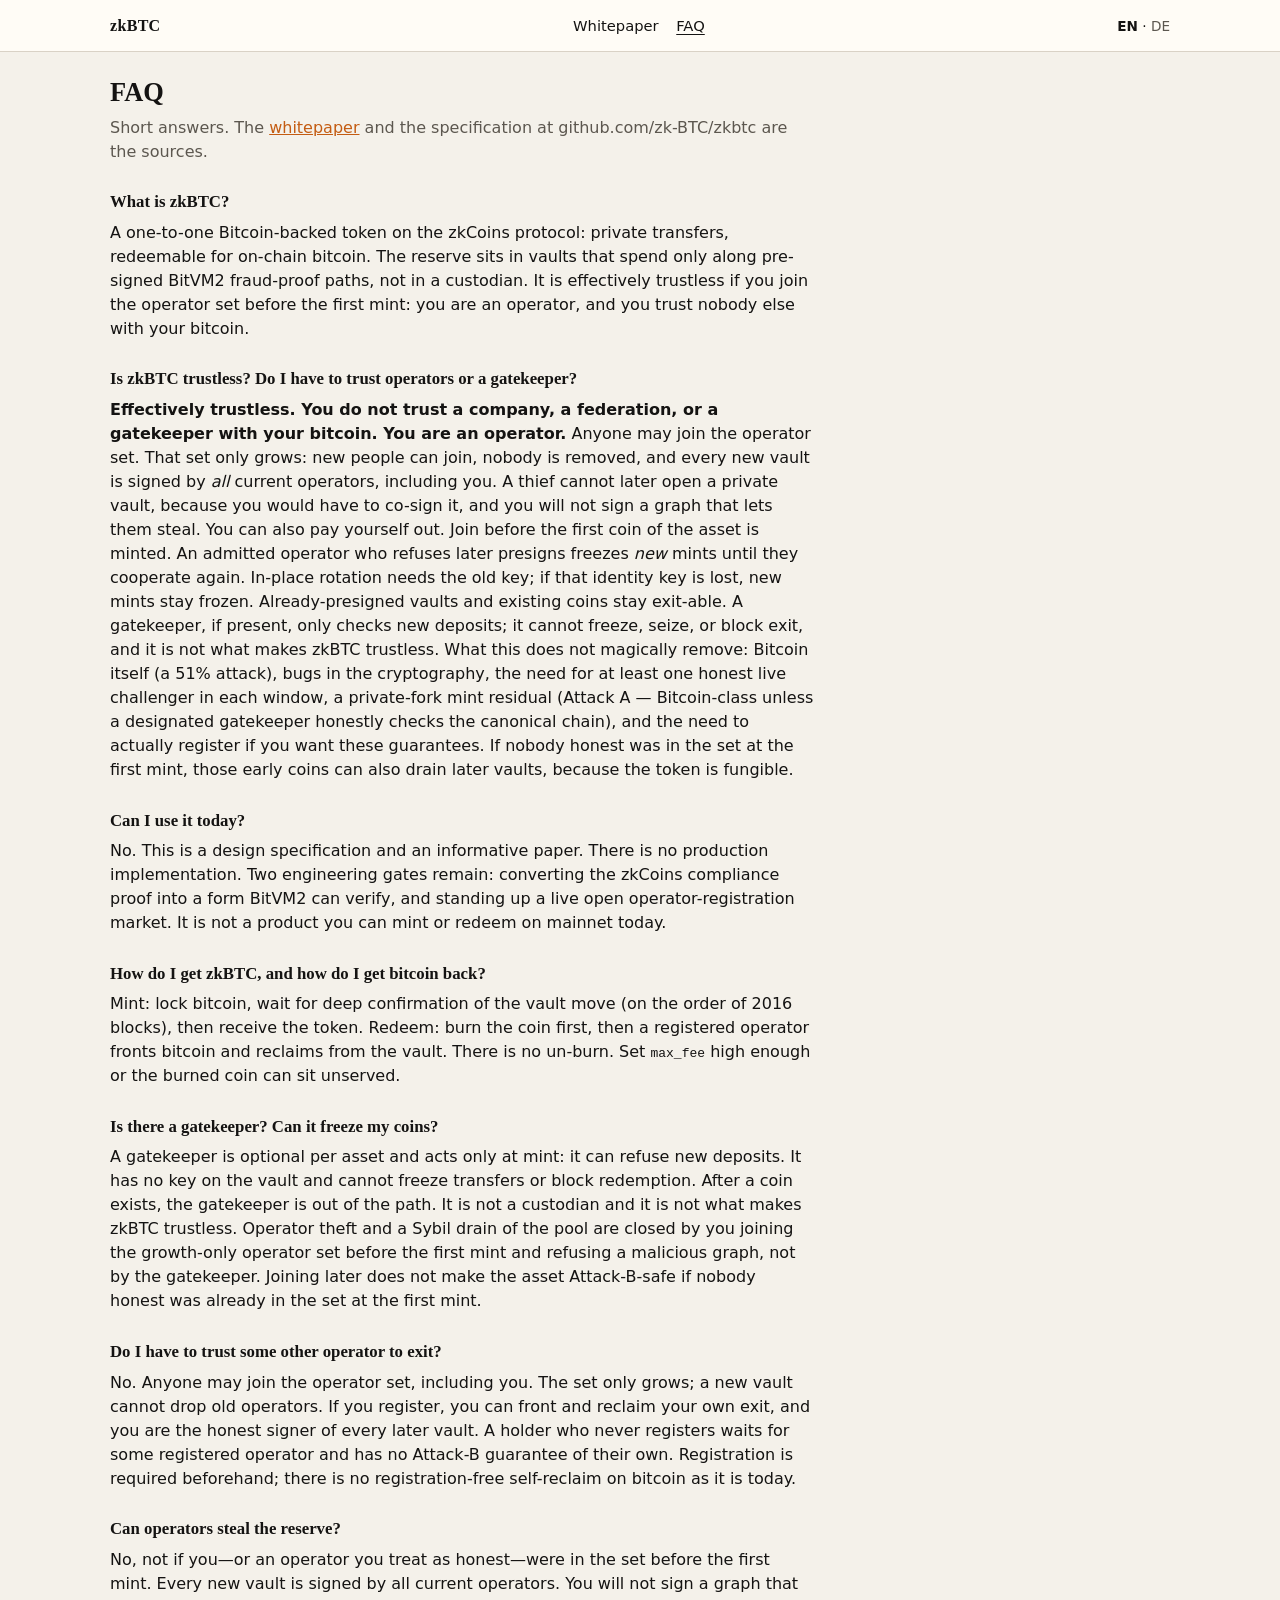
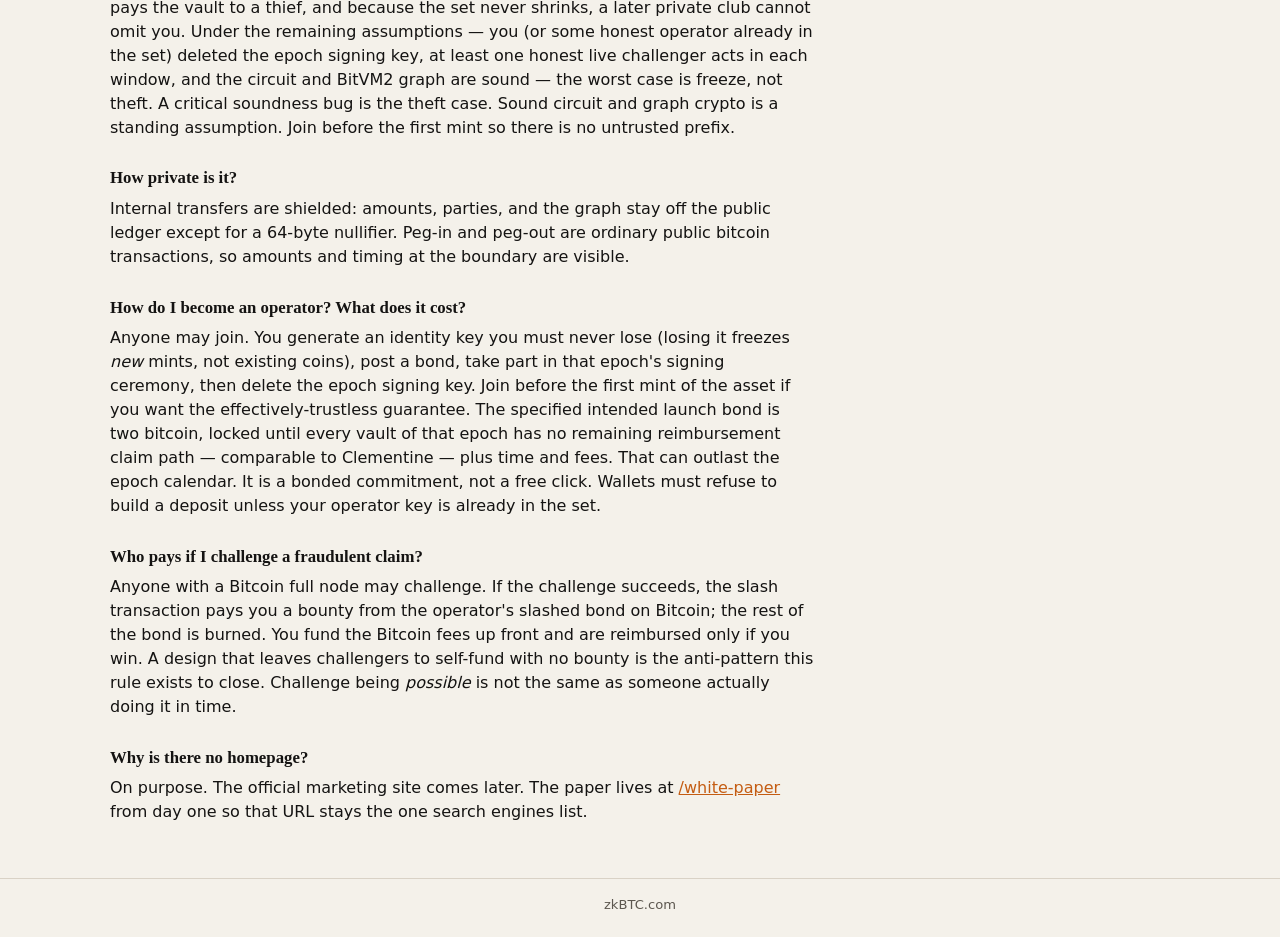
<file: faq/index.html>
<!doctype html>
<html lang="en">
<head>
<meta charset="utf-8" />
<meta name="viewport" content="width=device-width, initial-scale=1" />
<title>zkBTC FAQ</title>
<meta name="description" content="Urgent questions about zkBTC: join the operator set before the first mint and you are the operator; how exit works; privacy; the optional gatekeeper." />
<meta name="robots" content="index, follow" />
<link rel="canonical" href="https://zkbtc.com/faq/" />
<link rel="alternate" hreflang="en" href="https://zkbtc.com/faq/" />
<link rel="alternate" hreflang="de" href="https://zkbtc.com/de/faq/" />
<link rel="alternate" hreflang="x-default" href="https://zkbtc.com/faq/" />
<meta property="og:title" content="zkBTC FAQ" />
<meta property="og:url" content="https://zkbtc.com/faq/" />
<meta property="og:image" content="https://zkbtc.com/og.png" />
<meta property="og:image:width" content="1200" />
<meta property="og:image:height" content="630" />
<link rel="icon" href="/favicon.svg" type="image/svg+xml" />
<link rel="stylesheet" href="/styles.css" />
</head>
<body>
<header>
  <div class="bar">
    <a class="mark" href="/white-paper/">zkBTC</a>
    <nav>
      <a href="/white-paper/">Whitepaper</a>
      <a href="/faq/" aria-current="page">FAQ</a>
    </nav>
    <div class="langs">
      <a href="/faq/" aria-current="true">EN</a>
      ·
      <a href="/de/faq/">DE</a>
    </div>
  </div>
</header>
<main class="faq">
  <h1>FAQ</h1>
  <p class="lede">Short answers. The <a href="/white-paper/">whitepaper</a> and the specification at github.com/zk-BTC/zkbtc are the sources.</p>

  <h2 id="what-is-zkbtc">What is zkBTC? <a class="copy-link" href="#what-is-zkbtc" aria-label="Copy link to this question" data-copied-label="Link copied"></a></h2>
  <p>A one-to-one Bitcoin-backed token on the zkCoins protocol: private transfers, redeemable for on-chain bitcoin. The reserve sits in vaults that spend only along pre-signed BitVM2 fraud-proof paths, not in a custodian. It is effectively trustless if you join the operator set before the first mint: you are an operator, and you trust nobody else with your bitcoin.</p>

  <h2 id="is-it-trustless">Is zkBTC trustless? Do I have to trust operators or a gatekeeper? <a class="copy-link" href="#is-it-trustless" aria-label="Copy link to this question" data-copied-label="Link copied"></a></h2>
  <p><strong>Effectively trustless. You do not trust a company, a federation, or a gatekeeper with your bitcoin. You are an operator.</strong> Anyone may join the operator set. That set only grows: new people can join, nobody is removed, and every new vault is signed by <em>all</em> current operators, including you. A thief cannot later open a private vault, because you would have to co-sign it, and you will not sign a graph that lets them steal. You can also pay yourself out. Join before the first coin of the asset is minted. An admitted operator who refuses later presigns freezes <em>new</em> mints until they cooperate again. In-place rotation needs the old key; if that identity key is lost, new mints stay frozen. Already-presigned vaults and existing coins stay exit-able. A gatekeeper, if present, only checks new deposits; it cannot freeze, seize, or block exit, and it is not what makes zkBTC trustless. What this does not magically remove: Bitcoin itself (a 51% attack), bugs in the cryptography, the need for at least one honest live challenger in each window, a private-fork mint residual (Attack A — Bitcoin-class unless a designated gatekeeper honestly checks the canonical chain), and the need to actually register if you want these guarantees. If nobody honest was in the set at the first mint, those early coins can also drain later vaults, because the token is fungible.</p>

  <h2 id="can-i-use-it-today">Can I use it today? <a class="copy-link" href="#can-i-use-it-today" aria-label="Copy link to this question" data-copied-label="Link copied"></a></h2>
  <p>No. This is a design specification and an informative paper. There is no production implementation. Two engineering gates remain: converting the zkCoins compliance proof into a form BitVM2 can verify, and standing up a live open operator-registration market. It is not a product you can mint or redeem on mainnet today.</p>

  <h2 id="mint-and-redeem">How do I get zkBTC, and how do I get bitcoin back? <a class="copy-link" href="#mint-and-redeem" aria-label="Copy link to this question" data-copied-label="Link copied"></a></h2>
  <p>Mint: lock bitcoin, wait for deep confirmation of the vault move (on the order of 2016 blocks), then receive the token. Redeem: burn the coin first, then a registered operator fronts bitcoin and reclaims from the vault. There is no un-burn. Set <code>max_fee</code> high enough or the burned coin can sit unserved.</p>

  <h2 id="gatekeeper">Is there a gatekeeper? Can it freeze my coins? <a class="copy-link" href="#gatekeeper" aria-label="Copy link to this question" data-copied-label="Link copied"></a></h2>
  <p>A gatekeeper is optional per asset and acts only at mint: it can refuse new deposits. It has no key on the vault and cannot freeze transfers or block redemption. After a coin exists, the gatekeeper is out of the path. It is not a custodian and it is not what makes zkBTC trustless. Operator theft and a Sybil drain of the pool are closed by you joining the growth-only operator set before the first mint and refusing a malicious graph, not by the gatekeeper. Joining later does not make the asset Attack-B-safe if nobody honest was already in the set at the first mint.</p>

  <h2 id="operator-exit">Do I have to trust some other operator to exit? <a class="copy-link" href="#operator-exit" aria-label="Copy link to this question" data-copied-label="Link copied"></a></h2>
  <p>No. Anyone may join the operator set, including you. The set only grows; a new vault cannot drop old operators. If you register, you can front and reclaim your own exit, and you are the honest signer of every later vault. A holder who never registers waits for some registered operator and has no Attack-B guarantee of their own. Registration is required beforehand; there is no registration-free self-reclaim on bitcoin as it is today.</p>

  <h2 id="operator-theft">Can operators steal the reserve? <a class="copy-link" href="#operator-theft" aria-label="Copy link to this question" data-copied-label="Link copied"></a></h2>
  <p>No, not if you—or an operator you treat as honest—were in the set before the first mint. Every new vault is signed by all current operators. You will not sign a graph that pays the vault to a thief, and because the set never shrinks, a later private club cannot omit you. Under the remaining assumptions — you (or some honest operator already in the set) deleted the epoch signing key, at least one honest live challenger acts in each window, and the circuit and BitVM2 graph are sound — the worst case is freeze, not theft. A critical soundness bug is the theft case. Sound circuit and graph crypto is a standing assumption. Join before the first mint so there is no untrusted prefix.</p>

  <h2 id="privacy">How private is it? <a class="copy-link" href="#privacy" aria-label="Copy link to this question" data-copied-label="Link copied"></a></h2>
  <p>Internal transfers are shielded: amounts, parties, and the graph stay off the public ledger except for a 64-byte nullifier. Peg-in and peg-out are ordinary public bitcoin transactions, so amounts and timing at the boundary are visible.</p>

  <h2 id="become-operator">How do I become an operator? What does it cost? <a class="copy-link" href="#become-operator" aria-label="Copy link to this question" data-copied-label="Link copied"></a></h2>
  <p>Anyone may join. You generate an identity key you must never lose (losing it freezes <em>new</em> mints, not existing coins), post a bond, take part in that epoch's signing ceremony, then delete the epoch signing key. Join before the first mint of the asset if you want the effectively-trustless guarantee. The specified intended launch bond is two bitcoin, locked until every vault of that epoch has no remaining reimbursement claim path — comparable to Clementine — plus time and fees. That can outlast the epoch calendar. It is a bonded commitment, not a free click. Wallets must refuse to build a deposit unless your operator key is already in the set.</p>

  <h2 id="challenger-pay">Who pays if I challenge a fraudulent claim? <a class="copy-link" href="#challenger-pay" aria-label="Copy link to this question" data-copied-label="Link copied"></a></h2>
  <p>Anyone with a Bitcoin full node may challenge. If the challenge succeeds, the slash transaction pays you a bounty from the operator's slashed bond on Bitcoin; the rest of the bond is burned. You fund the Bitcoin fees up front and are reimbursed only if you win. A design that leaves challengers to self-fund with no bounty is the anti-pattern this rule exists to close. Challenge being <em>possible</em> is not the same as someone actually doing it in time.</p>

  <h2 id="no-homepage">Why is there no homepage? <a class="copy-link" href="#no-homepage" aria-label="Copy link to this question" data-copied-label="Link copied"></a></h2>
  <p>On purpose. The official marketing site comes later. The paper lives at <a href="/white-paper/">/white-paper</a> from day one so that URL stays the one search engines list.</p>
</main>
<footer>zkBTC.com</footer>
<script src="/faq.js"></script>
</body>
</html>
</file>
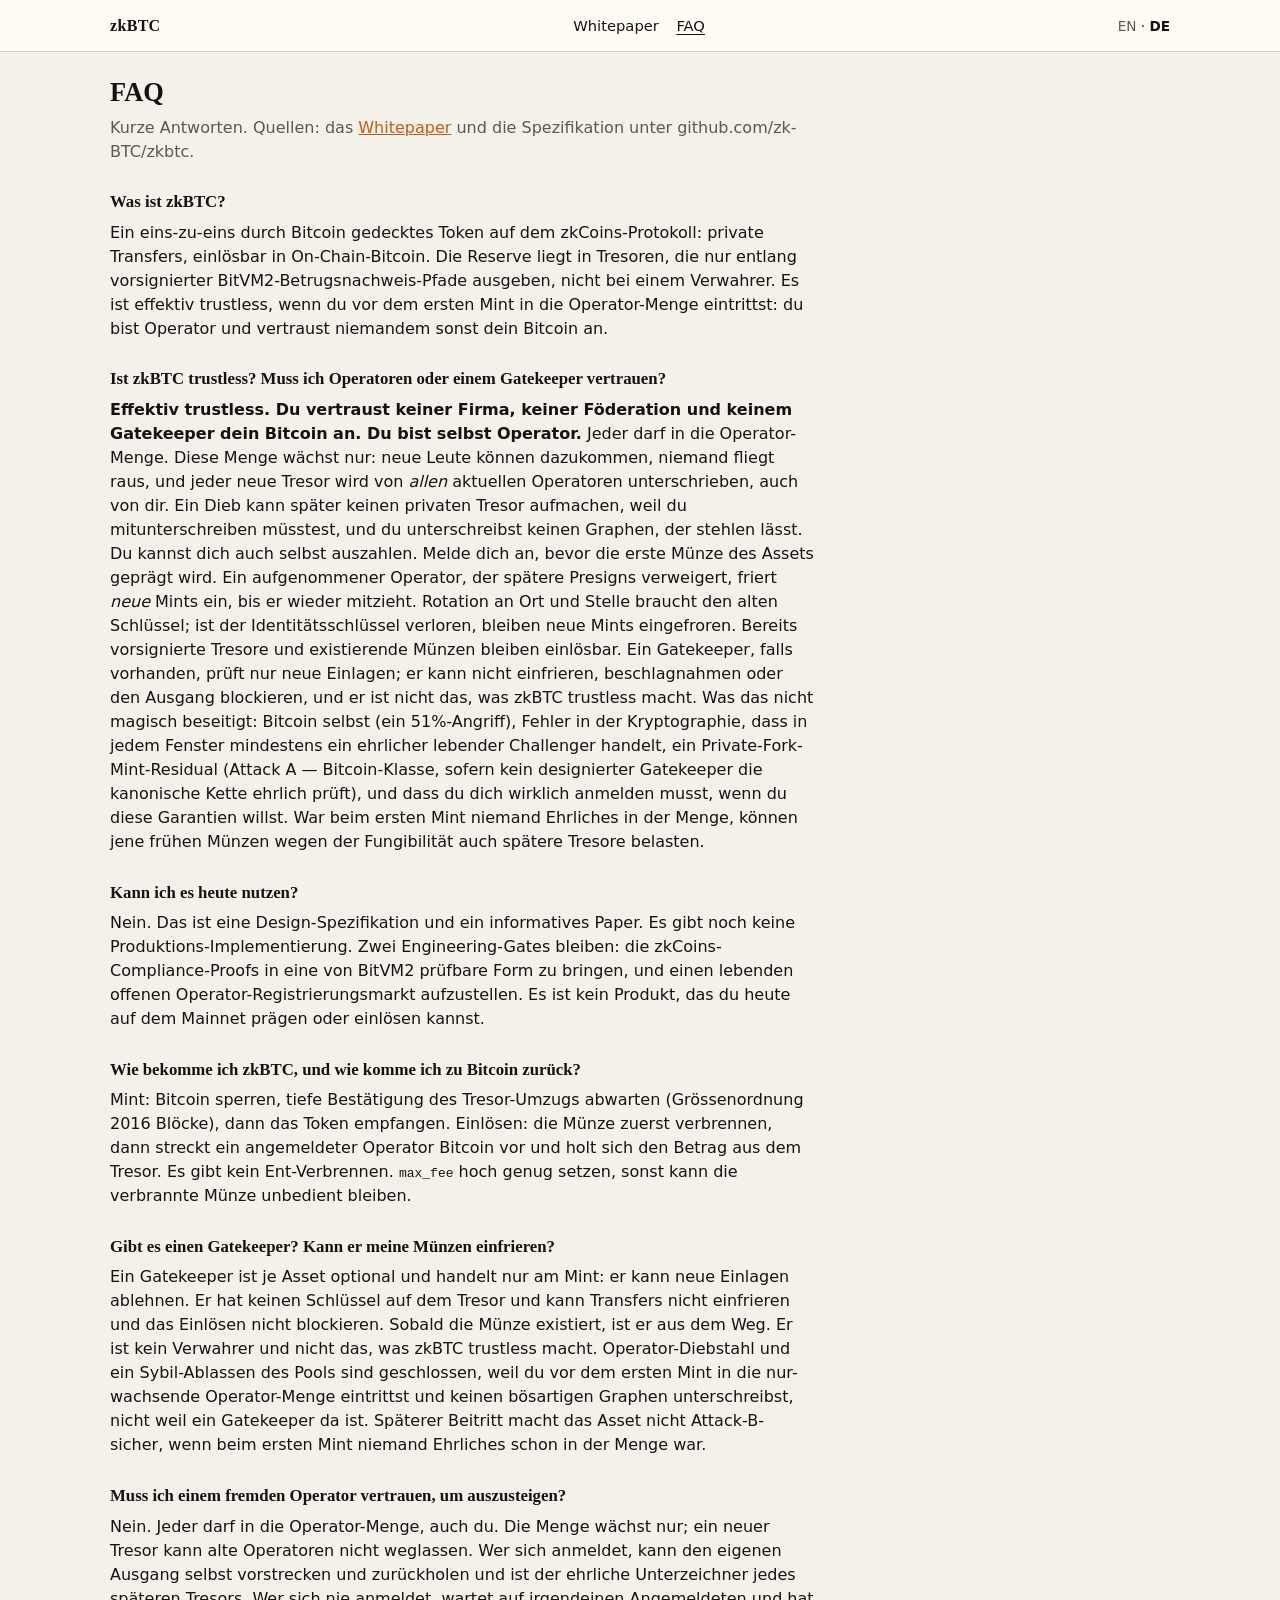
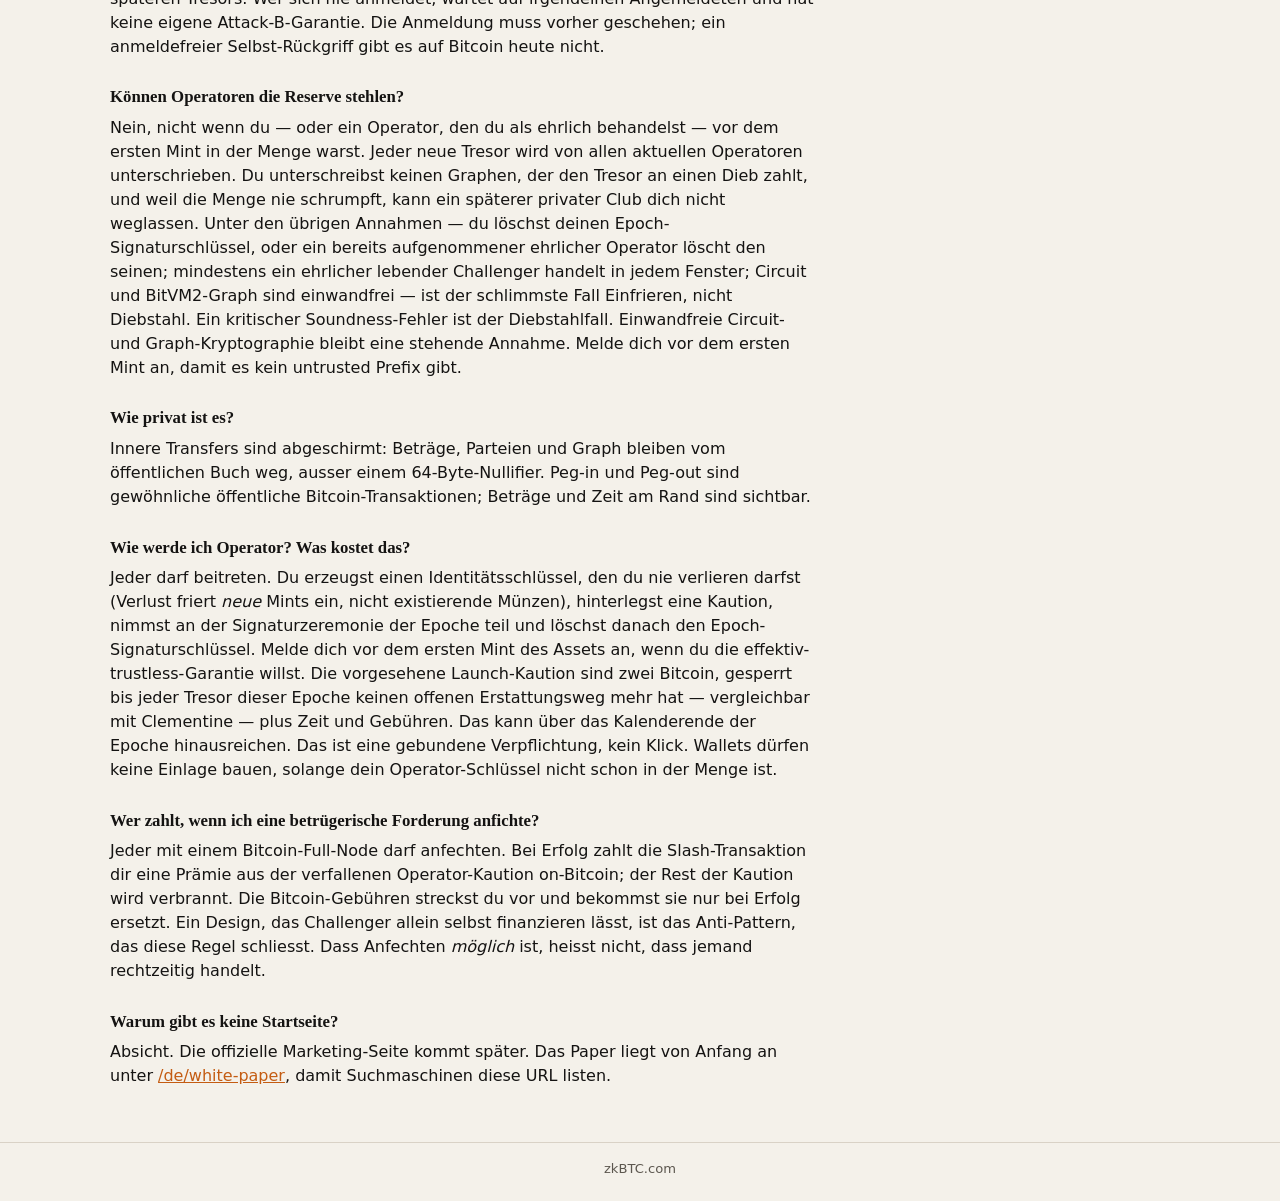
<file: de/faq/index.html>
<!doctype html>
<html lang="de">
<head>
<meta charset="utf-8" />
<meta name="viewport" content="width=device-width, initial-scale=1" />
<title>zkBTC FAQ</title>
<meta name="description" content="Die dringendsten Fragen zu zkBTC: tritt vor dem ersten Mint der Operator-Menge bei, dann bist du selbst Operator; Ausgang; Privatsphäre; der optionale Gatekeeper." />
<meta name="robots" content="index, follow" />
<link rel="canonical" href="https://zkbtc.com/de/faq/" />
<link rel="alternate" hreflang="en" href="https://zkbtc.com/faq/" />
<link rel="alternate" hreflang="de" href="https://zkbtc.com/de/faq/" />
<link rel="alternate" hreflang="x-default" href="https://zkbtc.com/faq/" />
<meta property="og:title" content="zkBTC FAQ" />
<meta property="og:url" content="https://zkbtc.com/de/faq/" />
<meta property="og:locale" content="de_DE" />
<meta property="og:image" content="https://zkbtc.com/og.png" />
<meta property="og:image:width" content="1200" />
<meta property="og:image:height" content="630" />
<link rel="icon" href="/favicon.svg" type="image/svg+xml" />
<link rel="stylesheet" href="/styles.css" />
</head>
<body>
<header>
  <div class="bar">
    <a class="mark" href="/de/white-paper/">zkBTC</a>
    <nav>
      <a href="/de/white-paper/">Whitepaper</a>
      <a href="/de/faq/" aria-current="page">FAQ</a>
    </nav>
    <div class="langs">
      <a href="/faq/">EN</a>
      ·
      <a href="/de/faq/" aria-current="true">DE</a>
    </div>
  </div>
</header>
<main class="faq">
  <h1>FAQ</h1>
  <p class="lede">Kurze Antworten. Quellen: das <a href="/de/white-paper/">Whitepaper</a> und die Spezifikation unter github.com/zk-BTC/zkbtc.</p>

  <h2 id="what-is-zkbtc">Was ist zkBTC? <a class="copy-link" href="#what-is-zkbtc" aria-label="Link zu dieser Frage kopieren" data-copied-label="Link kopiert"></a></h2>
  <p>Ein eins-zu-eins durch Bitcoin gedecktes Token auf dem zkCoins-Protokoll: private Transfers, einlösbar in On-Chain-Bitcoin. Die Reserve liegt in Tresoren, die nur entlang vorsignierter BitVM2-Betrugsnachweis-Pfade ausgeben, nicht bei einem Verwahrer. Es ist effektiv trustless, wenn du vor dem ersten Mint in die Operator-Menge eintrittst: du bist Operator und vertraust niemandem sonst dein Bitcoin an.</p>

  <h2 id="is-it-trustless">Ist zkBTC trustless? Muss ich Operatoren oder einem Gatekeeper vertrauen? <a class="copy-link" href="#is-it-trustless" aria-label="Link zu dieser Frage kopieren" data-copied-label="Link kopiert"></a></h2>
  <p><strong>Effektiv trustless. Du vertraust keiner Firma, keiner Föderation und keinem Gatekeeper dein Bitcoin an. Du bist selbst Operator.</strong> Jeder darf in die Operator-Menge. Diese Menge wächst nur: neue Leute können dazukommen, niemand fliegt raus, und jeder neue Tresor wird von <em>allen</em> aktuellen Operatoren unterschrieben, auch von dir. Ein Dieb kann später keinen privaten Tresor aufmachen, weil du mitunterschreiben müsstest, und du unterschreibst keinen Graphen, der stehlen lässt. Du kannst dich auch selbst auszahlen. Melde dich an, bevor die erste Münze des Assets geprägt wird. Ein aufgenommener Operator, der spätere Presigns verweigert, friert <em>neue</em> Mints ein, bis er wieder mitzieht. Rotation an Ort und Stelle braucht den alten Schlüssel; ist der Identitätsschlüssel verloren, bleiben neue Mints eingefroren. Bereits vorsignierte Tresore und existierende Münzen bleiben einlösbar. Ein Gatekeeper, falls vorhanden, prüft nur neue Einlagen; er kann nicht einfrieren, beschlagnahmen oder den Ausgang blockieren, und er ist nicht das, was zkBTC trustless macht. Was das nicht magisch beseitigt: Bitcoin selbst (ein 51%-Angriff), Fehler in der Kryptographie, dass in jedem Fenster mindestens ein ehrlicher lebender Challenger handelt, ein Private-Fork-Mint-Residual (Attack A — Bitcoin-Klasse, sofern kein designierter Gatekeeper die kanonische Kette ehrlich prüft), und dass du dich wirklich anmelden musst, wenn du diese Garantien willst. War beim ersten Mint niemand Ehrliches in der Menge, können jene frühen Münzen wegen der Fungibilität auch spätere Tresore belasten.</p>

  <h2 id="can-i-use-it-today">Kann ich es heute nutzen? <a class="copy-link" href="#can-i-use-it-today" aria-label="Link zu dieser Frage kopieren" data-copied-label="Link kopiert"></a></h2>
  <p>Nein. Das ist eine Design-Spezifikation und ein informatives Paper. Es gibt noch keine Produktions-Implementierung. Zwei Engineering-Gates bleiben: die zkCoins-Compliance-Proofs in eine von BitVM2 prüfbare Form zu bringen, und einen lebenden offenen Operator-Registrierungsmarkt aufzustellen. Es ist kein Produkt, das du heute auf dem Mainnet prägen oder einlösen kannst.</p>

  <h2 id="mint-and-redeem">Wie bekomme ich zkBTC, und wie komme ich zu Bitcoin zurück? <a class="copy-link" href="#mint-and-redeem" aria-label="Link zu dieser Frage kopieren" data-copied-label="Link kopiert"></a></h2>
  <p>Mint: Bitcoin sperren, tiefe Bestätigung des Tresor-Umzugs abwarten (Grössenordnung 2016 Blöcke), dann das Token empfangen. Einlösen: die Münze zuerst verbrennen, dann streckt ein angemeldeter Operator Bitcoin vor und holt sich den Betrag aus dem Tresor. Es gibt kein Ent-Verbrennen. <code>max_fee</code> hoch genug setzen, sonst kann die verbrannte Münze unbedient bleiben.</p>

  <h2 id="gatekeeper">Gibt es einen Gatekeeper? Kann er meine Münzen einfrieren? <a class="copy-link" href="#gatekeeper" aria-label="Link zu dieser Frage kopieren" data-copied-label="Link kopiert"></a></h2>
  <p>Ein Gatekeeper ist je Asset optional und handelt nur am Mint: er kann neue Einlagen ablehnen. Er hat keinen Schlüssel auf dem Tresor und kann Transfers nicht einfrieren und das Einlösen nicht blockieren. Sobald die Münze existiert, ist er aus dem Weg. Er ist kein Verwahrer und nicht das, was zkBTC trustless macht. Operator-Diebstahl und ein Sybil-Ablassen des Pools sind geschlossen, weil du vor dem ersten Mint in die nur-wachsende Operator-Menge eintrittst und keinen bösartigen Graphen unterschreibst, nicht weil ein Gatekeeper da ist. Späterer Beitritt macht das Asset nicht Attack-B-sicher, wenn beim ersten Mint niemand Ehrliches schon in der Menge war.</p>

  <h2 id="operator-exit">Muss ich einem fremden Operator vertrauen, um auszusteigen? <a class="copy-link" href="#operator-exit" aria-label="Link zu dieser Frage kopieren" data-copied-label="Link kopiert"></a></h2>
  <p>Nein. Jeder darf in die Operator-Menge, auch du. Die Menge wächst nur; ein neuer Tresor kann alte Operatoren nicht weglassen. Wer sich anmeldet, kann den eigenen Ausgang selbst vorstrecken und zurückholen und ist der ehrliche Unterzeichner jedes späteren Tresors. Wer sich nie anmeldet, wartet auf irgendeinen Angemeldeten und hat keine eigene Attack-B-Garantie. Die Anmeldung muss vorher geschehen; ein anmeldefreier Selbst-Rückgriff gibt es auf Bitcoin heute nicht.</p>

  <h2 id="operator-theft">Können Operatoren die Reserve stehlen? <a class="copy-link" href="#operator-theft" aria-label="Link zu dieser Frage kopieren" data-copied-label="Link kopiert"></a></h2>
  <p>Nein, nicht wenn du — oder ein Operator, den du als ehrlich behandelst — vor dem ersten Mint in der Menge warst. Jeder neue Tresor wird von allen aktuellen Operatoren unterschrieben. Du unterschreibst keinen Graphen, der den Tresor an einen Dieb zahlt, und weil die Menge nie schrumpft, kann ein späterer privater Club dich nicht weglassen. Unter den übrigen Annahmen — du löschst deinen Epoch-Signaturschlüssel, oder ein bereits aufgenommener ehrlicher Operator löscht den seinen; mindestens ein ehrlicher lebender Challenger handelt in jedem Fenster; Circuit und BitVM2-Graph sind einwandfrei — ist der schlimmste Fall Einfrieren, nicht Diebstahl. Ein kritischer Soundness-Fehler ist der Diebstahlfall. Einwandfreie Circuit- und Graph-Kryptographie bleibt eine stehende Annahme. Melde dich vor dem ersten Mint an, damit es kein untrusted Prefix gibt.</p>

  <h2 id="privacy">Wie privat ist es? <a class="copy-link" href="#privacy" aria-label="Link zu dieser Frage kopieren" data-copied-label="Link kopiert"></a></h2>
  <p>Innere Transfers sind abgeschirmt: Beträge, Parteien und Graph bleiben vom öffentlichen Buch weg, ausser einem 64-Byte-Nullifier. Peg-in und Peg-out sind gewöhnliche öffentliche Bitcoin-Transaktionen; Beträge und Zeit am Rand sind sichtbar.</p>

  <h2 id="become-operator">Wie werde ich Operator? Was kostet das? <a class="copy-link" href="#become-operator" aria-label="Link zu dieser Frage kopieren" data-copied-label="Link kopiert"></a></h2>
  <p>Jeder darf beitreten. Du erzeugst einen Identitätsschlüssel, den du nie verlieren darfst (Verlust friert <em>neue</em> Mints ein, nicht existierende Münzen), hinterlegst eine Kaution, nimmst an der Signaturzeremonie der Epoche teil und löschst danach den Epoch-Signaturschlüssel. Melde dich vor dem ersten Mint des Assets an, wenn du die effektiv-trustless-Garantie willst. Die vorgesehene Launch-Kaution sind zwei Bitcoin, gesperrt bis jeder Tresor dieser Epoche keinen offenen Erstattungsweg mehr hat — vergleichbar mit Clementine — plus Zeit und Gebühren. Das kann über das Kalenderende der Epoche hinausreichen. Das ist eine gebundene Verpflichtung, kein Klick. Wallets dürfen keine Einlage bauen, solange dein Operator-Schlüssel nicht schon in der Menge ist.</p>

  <h2 id="challenger-pay">Wer zahlt, wenn ich eine betrügerische Forderung anfichte? <a class="copy-link" href="#challenger-pay" aria-label="Link zu dieser Frage kopieren" data-copied-label="Link kopiert"></a></h2>
  <p>Jeder mit einem Bitcoin-Full-Node darf anfechten. Bei Erfolg zahlt die Slash-Transaktion dir eine Prämie aus der verfallenen Operator-Kaution on-Bitcoin; der Rest der Kaution wird verbrannt. Die Bitcoin-Gebühren streckst du vor und bekommst sie nur bei Erfolg ersetzt. Ein Design, das Challenger allein selbst finanzieren lässt, ist das Anti-Pattern, das diese Regel schliesst. Dass Anfechten <em>möglich</em> ist, heisst nicht, dass jemand rechtzeitig handelt.</p>

  <h2 id="no-homepage">Warum gibt es keine Startseite? <a class="copy-link" href="#no-homepage" aria-label="Link zu dieser Frage kopieren" data-copied-label="Link kopiert"></a></h2>
  <p>Absicht. Die offizielle Marketing-Seite kommt später. Das Paper liegt von Anfang an unter <a href="/de/white-paper/">/de/white-paper</a>, damit Suchmaschinen diese URL listen.</p>
</main>
<footer>zkBTC.com</footer>
<script src="/faq.js"></script>
</body>
</html>
</file>
<file: styles.css>
:root {
  --bg: #f4f1ea;
  --paper: #fffcf6;
  --ink: #141312;
  --muted: #5c574f;
  --line: #d9d2c6;
  --accent: #c45c12;
  --sans: "Iowan Old Style", "Palatino Linotype", Palatino, "Book Antiqua", Georgia, serif;
  --ui: system-ui, -apple-system, "Segoe UI", Roboto, Helvetica, Arial, sans-serif;
}

* {
  box-sizing: border-box;
}

html,
body {
  margin: 0;
  padding: 0;
  background: var(--bg);
  color: var(--ink);
  font-family: var(--ui);
  line-height: 1.5;
}

body {
  min-height: 100vh;
  display: flex;
  flex-direction: column;
}

a {
  color: var(--accent);
}

a:hover {
  text-decoration-thickness: 2px;
}

header {
  border-bottom: 1px solid var(--line);
  background: var(--paper);
}

.bar {
  max-width: 1100px;
  margin: 0 auto;
  padding: 0.85rem 1.25rem;
  display: flex;
  align-items: baseline;
  justify-content: space-between;
  gap: 1rem;
}

.mark {
  font-family: var(--sans);
  font-weight: 700;
  letter-spacing: 0.02em;
  color: var(--ink);
  text-decoration: none;
}

nav {
  display: flex;
  gap: 1.1rem;
  font-size: 0.92rem;
}

nav a {
  color: var(--ink);
  text-decoration: none;
}

nav a[aria-current="page"] {
  text-decoration: underline;
  text-underline-offset: 0.22em;
}

.langs {
  font-size: 0.85rem;
}

.langs a {
  color: var(--muted);
  text-decoration: none;
}

.langs a[aria-current="true"] {
  color: var(--ink);
  font-weight: 600;
}

main {
  flex: 1;
  max-width: 1100px;
  width: 100%;
  margin: 0 auto;
  padding: 1.5rem 1.25rem 3rem;
}

h1 {
  font-family: var(--sans);
  font-size: 1.65rem;
  font-weight: 700;
  line-height: 1.25;
  margin: 0 0 0.4rem;
}

.lede {
  color: var(--muted);
  margin: 0 0 1.25rem;
  max-width: 42rem;
}

.faq h2 {
  font-family: var(--sans);
  font-size: 1.05rem;
  margin: 1.6rem 0 0.4rem;
  scroll-margin-top: 1.25rem;
}

.copy-link {
  display: inline-block;
  width: 1em;
  height: 1em;
  margin-left: 0.35em;
  vertical-align: -0.12em;
  color: var(--muted);
  opacity: 0;
  text-decoration: none;
  transition: opacity 0.15s ease, color 0.15s ease;
}

.copy-link::before {
  content: "";
  display: block;
  width: 100%;
  height: 100%;
  background-color: currentColor;
  -webkit-mask: url("data:image/svg+xml,%3Csvg xmlns='http://www.w3.org/2000/svg' viewBox='0 0 16 16' fill='none'%3E%3Cpath stroke='%23000' stroke-width='1.4' stroke-linecap='round' d='M6.75 9.25 9.25 6.75M7.2 11.3l-1.4 1.4a2.5 2.5 0 0 1-3.54-3.54l1.4-1.4M8.8 4.7l1.4-1.4a2.5 2.5 0 1 1 3.54 3.54l-1.4 1.4'/%3E%3C/svg%3E") center / contain no-repeat;
  mask: url("data:image/svg+xml,%3Csvg xmlns='http://www.w3.org/2000/svg' viewBox='0 0 16 16' fill='none'%3E%3Cpath stroke='%23000' stroke-width='1.4' stroke-linecap='round' d='M6.75 9.25 9.25 6.75M7.2 11.3l-1.4 1.4a2.5 2.5 0 0 1-3.54-3.54l1.4-1.4M8.8 4.7l1.4-1.4a2.5 2.5 0 1 1 3.54 3.54l-1.4 1.4'/%3E%3C/svg%3E") center / contain no-repeat;
}

.faq h2:hover .copy-link,
.faq h2:focus-within .copy-link {
  opacity: 0.55;
}

.copy-link:hover,
.copy-link:focus-visible {
  opacity: 1;
  color: var(--accent);
}

.copy-link[data-state="copied"] {
  opacity: 1;
  color: var(--accent);
}

.copy-link[data-state="copied"]::before {
  -webkit-mask-image: url("data:image/svg+xml,%3Csvg xmlns='http://www.w3.org/2000/svg' viewBox='0 0 16 16' fill='none'%3E%3Cpath stroke='%23000' stroke-width='1.6' stroke-linecap='round' stroke-linejoin='round' d='M3.5 8.5 6.5 11.5 12.5 4.5'/%3E%3C/svg%3E");
  mask-image: url("data:image/svg+xml,%3Csvg xmlns='http://www.w3.org/2000/svg' viewBox='0 0 16 16' fill='none'%3E%3Cpath stroke='%23000' stroke-width='1.6' stroke-linecap='round' stroke-linejoin='round' d='M3.5 8.5 6.5 11.5 12.5 4.5'/%3E%3C/svg%3E");
}

@media (hover: none) {
  .faq h2 .copy-link {
    opacity: 0.4;
  }
}

.faq p {
  margin: 0 0 0.35rem;
  max-width: 44rem;
}

.faq p + p {
  margin-top: 0.55rem;
}

footer {
  border-top: 1px solid var(--line);
  color: var(--muted);
  font-size: 0.82rem;
  padding: 1rem 1.25rem 1.4rem;
  text-align: center;
}

.note {
  font-size: 0.88rem;
  color: var(--muted);
  max-width: 44rem;
}
</file>
